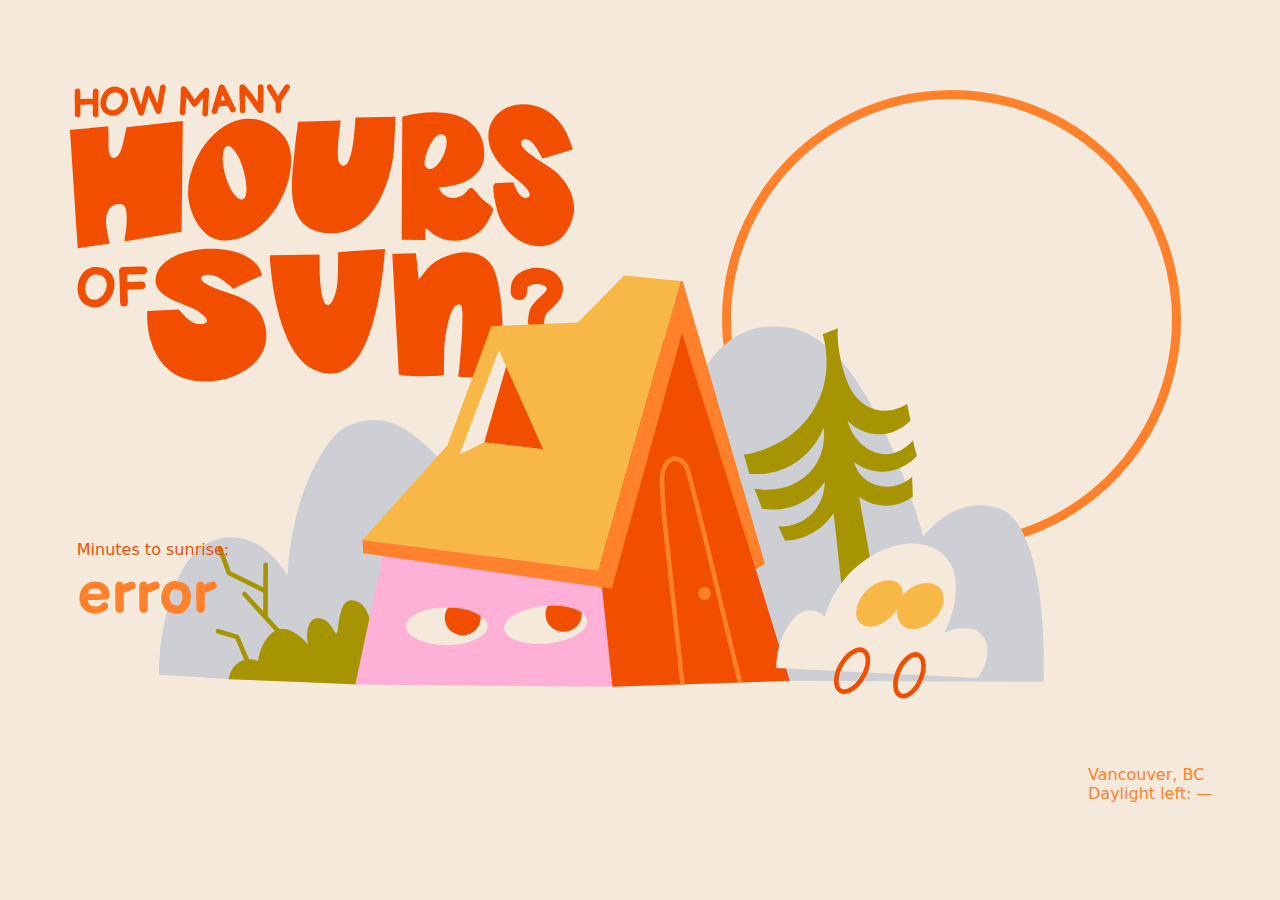
<file: index.html>
<!DOCTYPE html>
<html lang="en">

<head>
    <meta charset="UTF-8" />
    <title>Vancouver Sunlight Clock</title>
    <link rel="stylesheet" href="styles.css" />

    <link rel="preconnect" href="https://fonts.googleapis.com">
    <link rel="preconnect" href="https://fonts.gstatic.com" crossorigin>
    <link
        href="https://fonts.googleapis.com/css2?family=Balsamiq+Sans:ital,wght@0,400;0,700;1,400;1,700&family=Open+Sans:ital,wght@0,300..800;1,300..800&display=swap"
        rel="stylesheet">


</head>

<body>
    <img id="dayImage" src="foreground.svg" alt="" />
    <img id="nightImage" src="foreground-night.svg" alt="" />

    <div class="info ui">
        <div id="countdownLabel">Minutes to sunrise:</div>
        <div id="countdownText">–:–:–</div>
    </div>

    <svg viewBox="-110 -110 220 220" id="sunClock">
        <circle r="100" class="clock-face"></circle>
        <path id="sunSector" class="sun-sector"></path>
        <g id="hourMarks"></g>
        <line id="currentLine" class="current-line" x1="0" y1="0" x2="0" y2="-100"></line>
    </svg>

    <div class="daylight-box ui">
        <div class="daylight-meta">
            <span class="location">Vancouver, BC</span>
        </div>
        <!-- <div>
            <span id="nowText" class="time">--:--</span>
        </div> -->
        <div class="daylight-row">
            <span class="daylight-label">Daylight left:</span>
            <span id="leftText">loading…</span>
        </div>
    </div>

    <script src="script.js"></script>
</body>

</html>
</file>
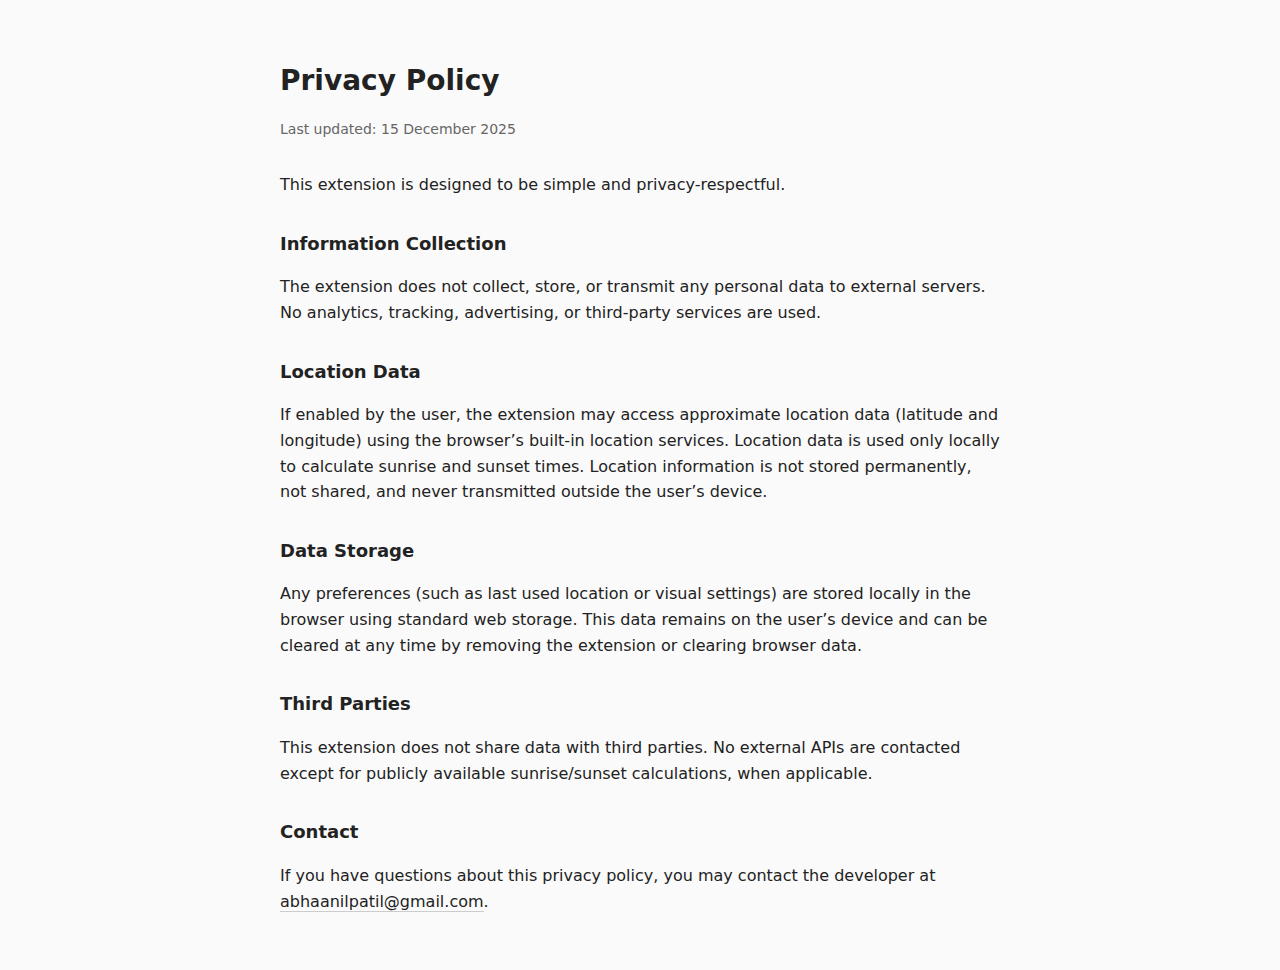
<file: privacy-policy.html>
<!DOCTYPE html>
<html lang="en">
<head>
  <meta charset="UTF-8" />
  <title>Privacy Policy</title>
  <meta name="viewport" content="width=device-width, initial-scale=1" />
  <link rel="stylesheet" href="privacy.css" />
</head>
<body>
  <main class="policy">
    <h1>Privacy Policy</h1>
    <p class="updated">Last updated: 15 December 2025</p>

    <p>This extension is designed to be simple and privacy-respectful.</p>

    <h2>Information Collection</h2>
    <p>
      The extension does not collect, store, or transmit any personal data to
      external servers. No analytics, tracking, advertising, or third-party
      services are used.
    </p>

    <h2>Location Data</h2>
    <p>
      If enabled by the user, the extension may access approximate location data
      (latitude and longitude) using the browser’s built-in location services.
      Location data is used only locally to calculate sunrise and sunset times.
      Location information is not stored permanently, not shared, and never
      transmitted outside the user’s device.
    </p>

    <h2>Data Storage</h2>
    <p>
      Any preferences (such as last used location or visual settings) are stored
      locally in the browser using standard web storage. This data remains on the
      user’s device and can be cleared at any time by removing the extension or
      clearing browser data.
    </p>

    <h2>Third Parties</h2>
    <p>
      This extension does not share data with third parties. No external APIs are
      contacted except for publicly available sunrise/sunset calculations, when
      applicable.
    </p>

    <h2>Contact</h2>
    <p>
      If you have questions about this privacy policy, you may contact the
      developer at
      <a href="mailto:abhaanilpatil@gmail.com">abhaanilpatil@gmail.com</a>.
    </p>
  </main>
</body>
</html>
</file>
<file: styles.css>
:root {
    --circle-bg: #F5E9DC;
    --page-bg: #F5E9DC;

    /* DAY vs NIGHT SVG colors */
    --svg-day: #FF812C;
    /* your orange */
    --svg-night: #769CFF;
    /* blue (change this to taste) */
    --svg-active: var(--svg-day);

    /* sector can have its own day/night if you want */
    --sector-day: #F8B848;
    --sector-night: #CECFD4;
    --sector-active: var(--sector-day);
}

* {
    box-sizing: border-box;
}

#dayImage,
#nightImage {
    position: absolute;
    top: 0%;
    left: 0%;
    width: 100%;
    pointer-events: none;
}

#dayImage {
    z-index: 1;
}

#nightImage {
    z-index: 2;
    opacity: 0;
    /* JS will animate this */
}


body {
    margin: 0;
    height: 100vh;
    width: 100vw;
    /* display: flex;
    align-items: center;
    justify-content: center; */
    background: var(--page-bg);
    font-family: system-ui, -apple-system, BlinkMacSystemFont, "SF Pro Text", sans-serif;
}

/* Anything with class .ui sits ABOVE the images */
.ui {
    position: relative;
    z-index: 3;
}

svg {
    width: 550px;
    height: 550px;
    background: transparent;
    display: block;
}

#sunClock {
    position: absolute;
    left: 55%;
    top: 8%;
    width: 55vh;
    height: 55vh;
    margin: 0;
    transform: rotate(-120deg);
    transform-origin: center;
}



/* SVG styles now use live variables */
.clock-face {
    fill: var(--circle-bg);
    stroke: var(--svg-active);
    stroke-width: 4;
}

/* .hour-line {
    stroke: var(--svg-active);
    stroke-width: 0.6;
} */

.hour-label {
    font-size: 7px;
    text-anchor: middle;
    dominant-baseline: central;
    fill: var(--svg-active);
    display: none;
}

.sun-sector {
    fill: var(--sector-active);
    opacity: 1;
    stroke: var(--svg-active);
    stroke-width: 4;
    stroke-linejoin: round;

}

.current-line {
    stroke: #ff000000;
    stroke-width: 1.2;
}


.info {
    position: absolute;
    left: 6%;
    top: 60%;
    margin: 0;
    color: #F24E00;
}

#countdownText {
    font-family: "Balsamiq Sans", sans-serif;
    font-style: bold;
    font-variant-numeric: tabular-nums;
    font-weight: 600;
    font-size: 60px;
    color: var(--svg-active);
}

.daylight-box {
    font-size: 16px;
    position: absolute;
    left: 85%;
    top: 85%;
    margin: 0;
    align-items: right;
    color: var(--svg-active);
}
</file>
<file: privacy.css>
body {
    margin: 0;
    font-family: system-ui, -apple-system, BlinkMacSystemFont, "Segoe UI", sans-serif;
    background: #fafafa;
    color: #222;
    line-height: 1.6;
}

.policy {
    max-width: 720px;
    padding: 40px 20px;
    margin: 0 auto;
}

h1 {
    font-size: 28px;
    margin-bottom: 8px;
}

.updated {
    font-size: 14px;
    color: #666;
    margin-bottom: 32px;
}

h2 {
    font-size: 18px;
    margin-top: 32px;
}

a {
    color: inherit;
    text-decoration: none;
    border-bottom: 1px solid #ccc;
}

a:hover {
    border-bottom-color: #000;
}
</file>
